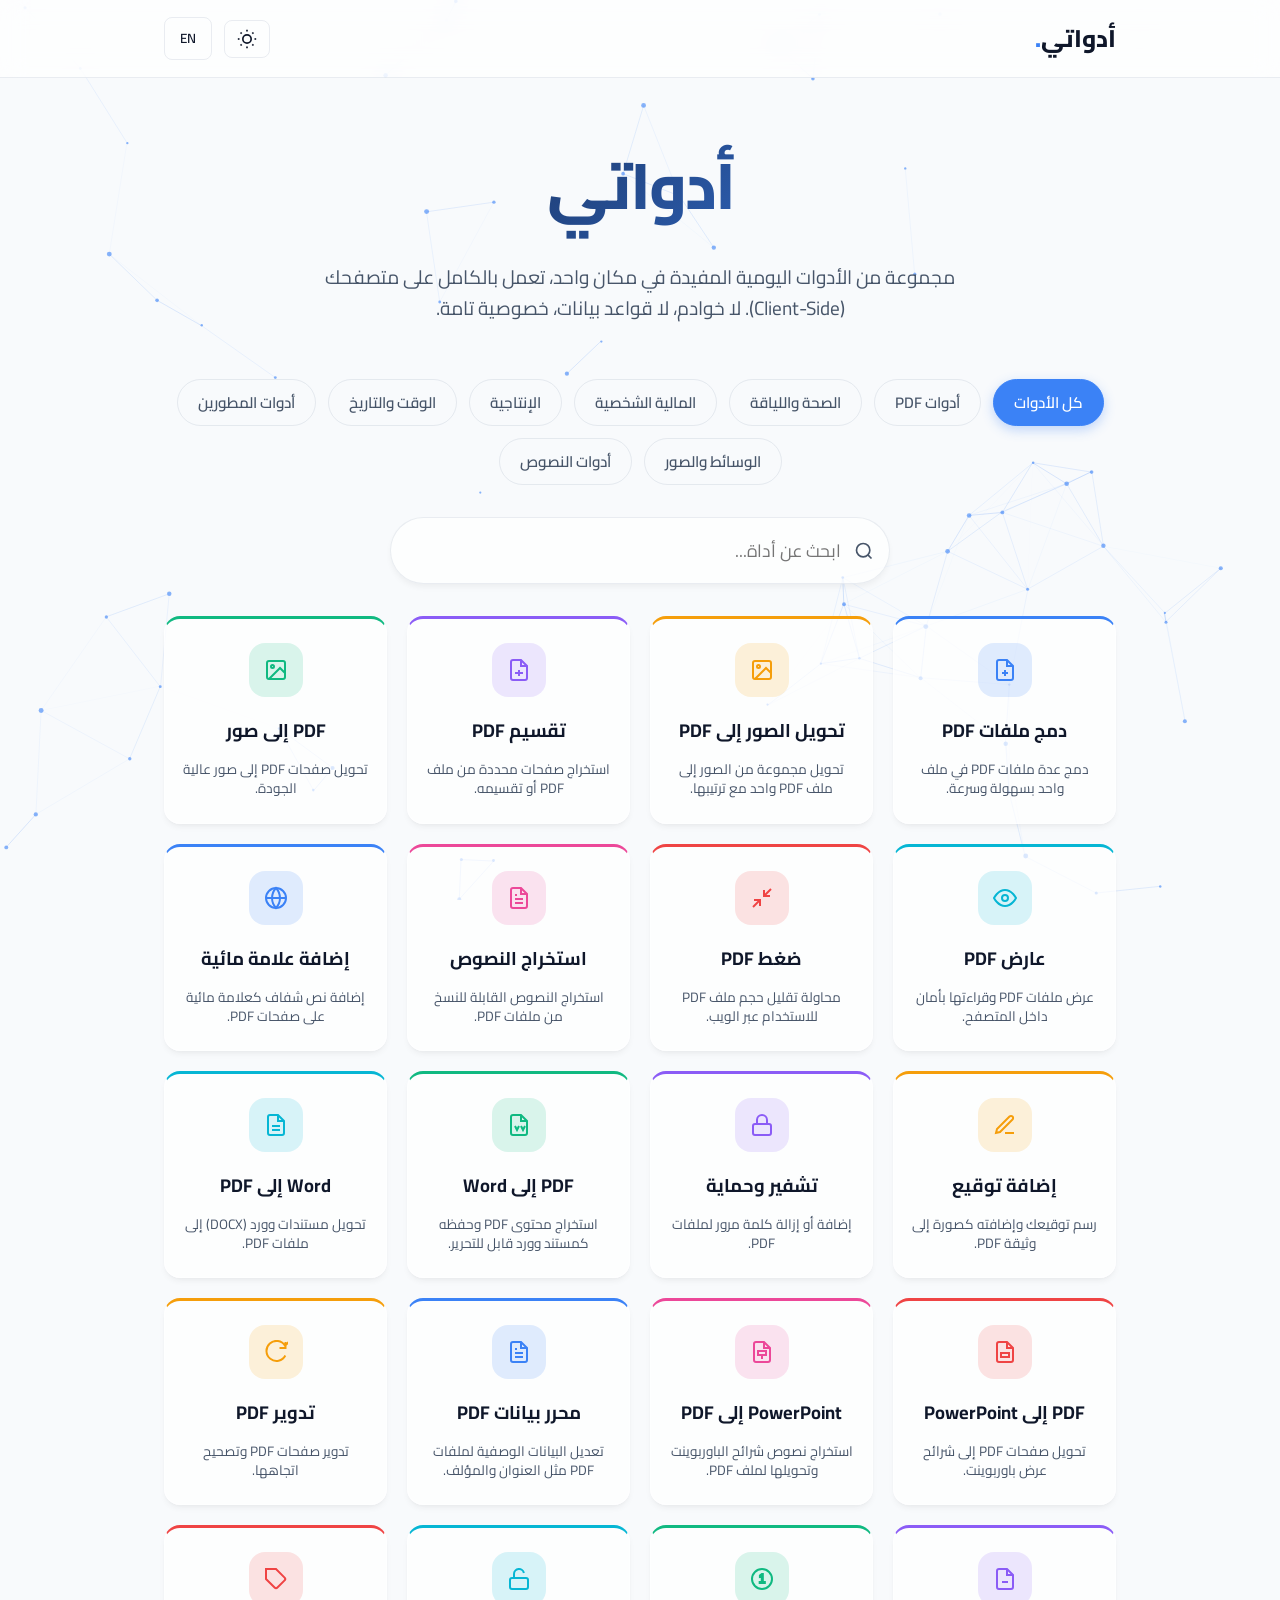
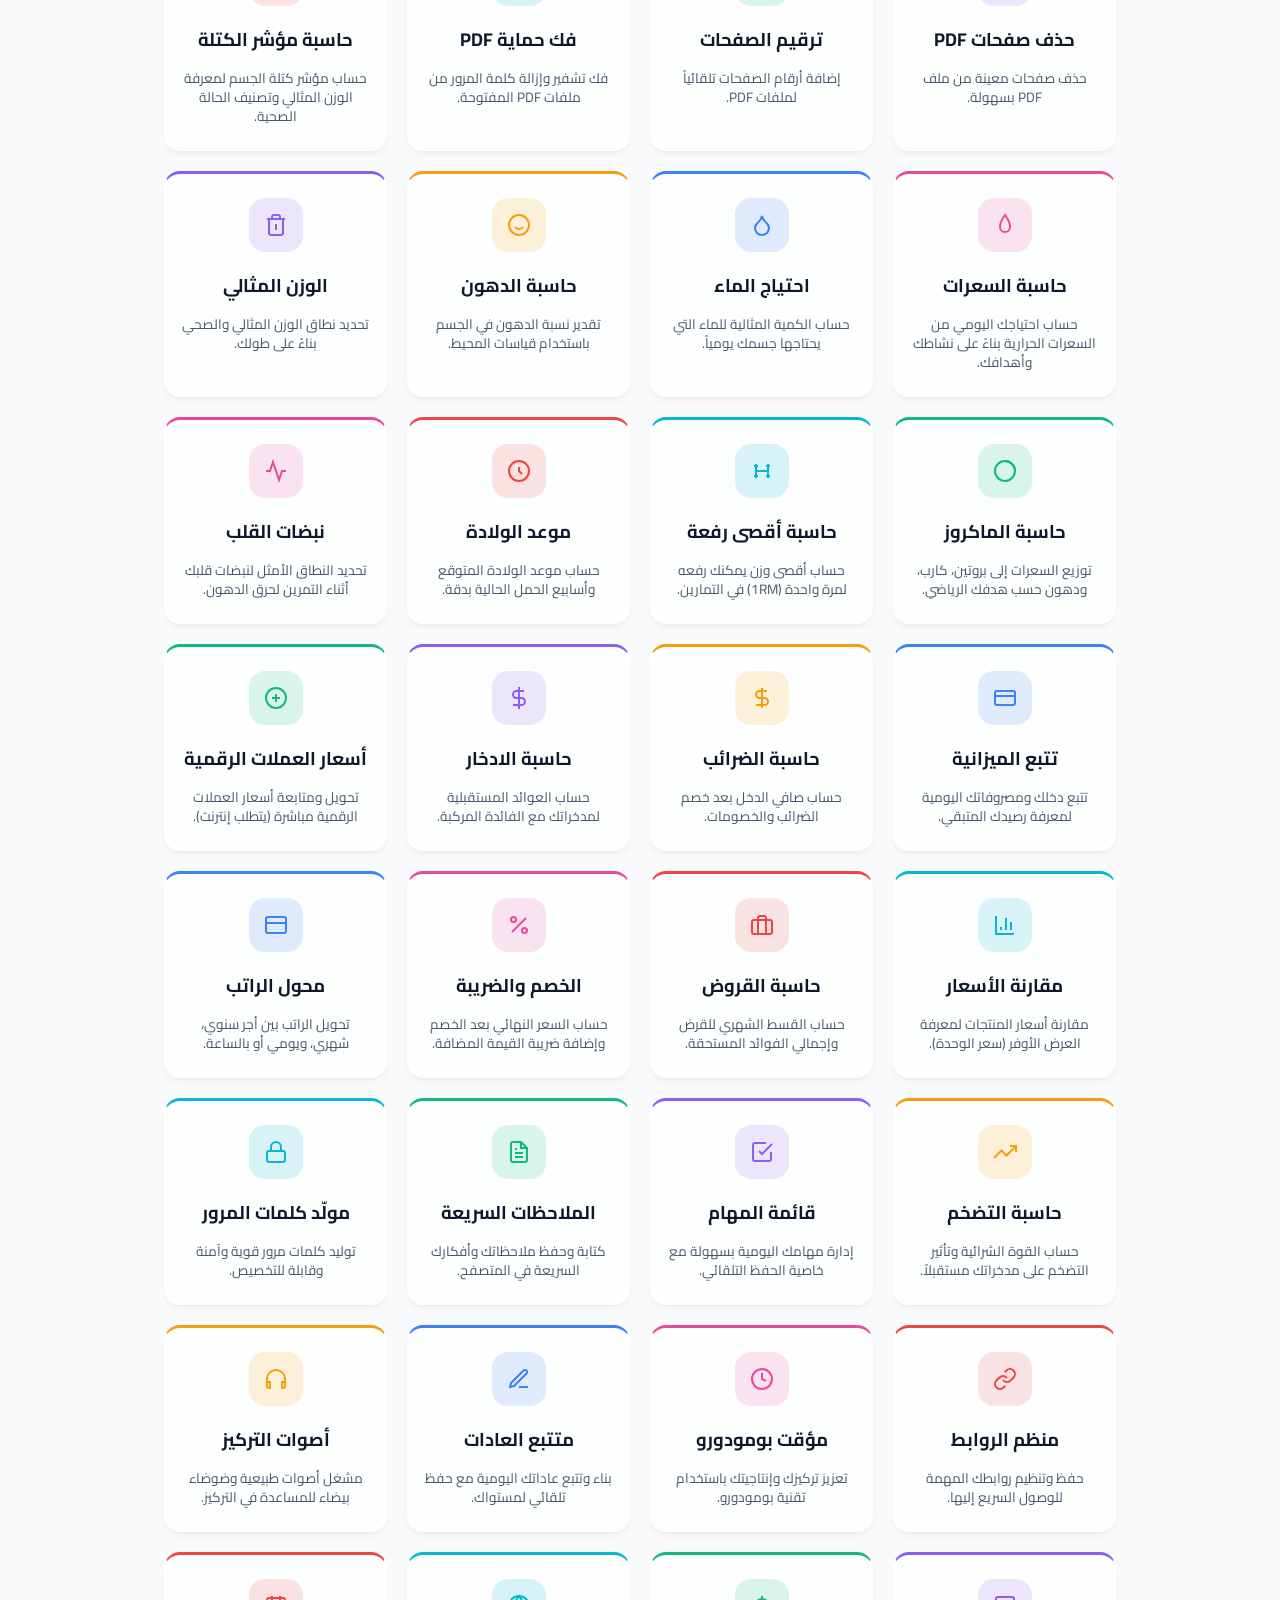
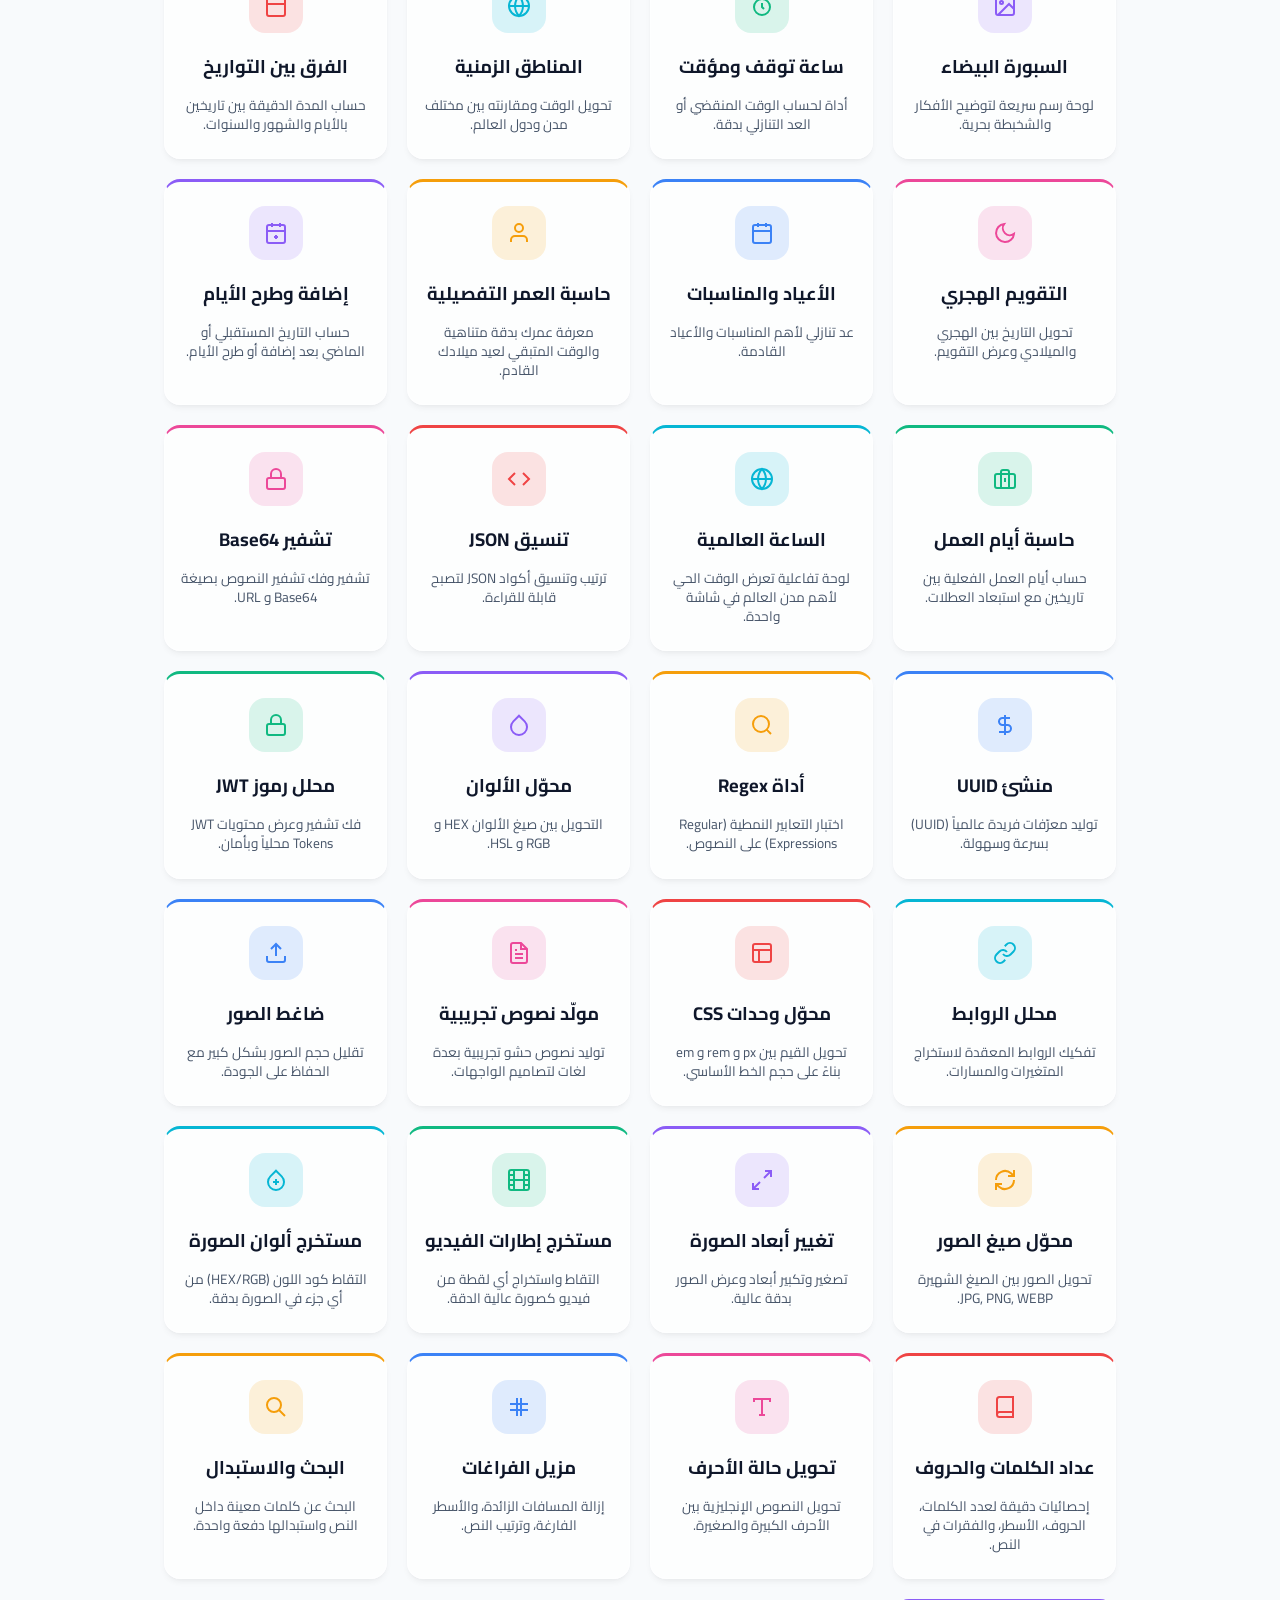
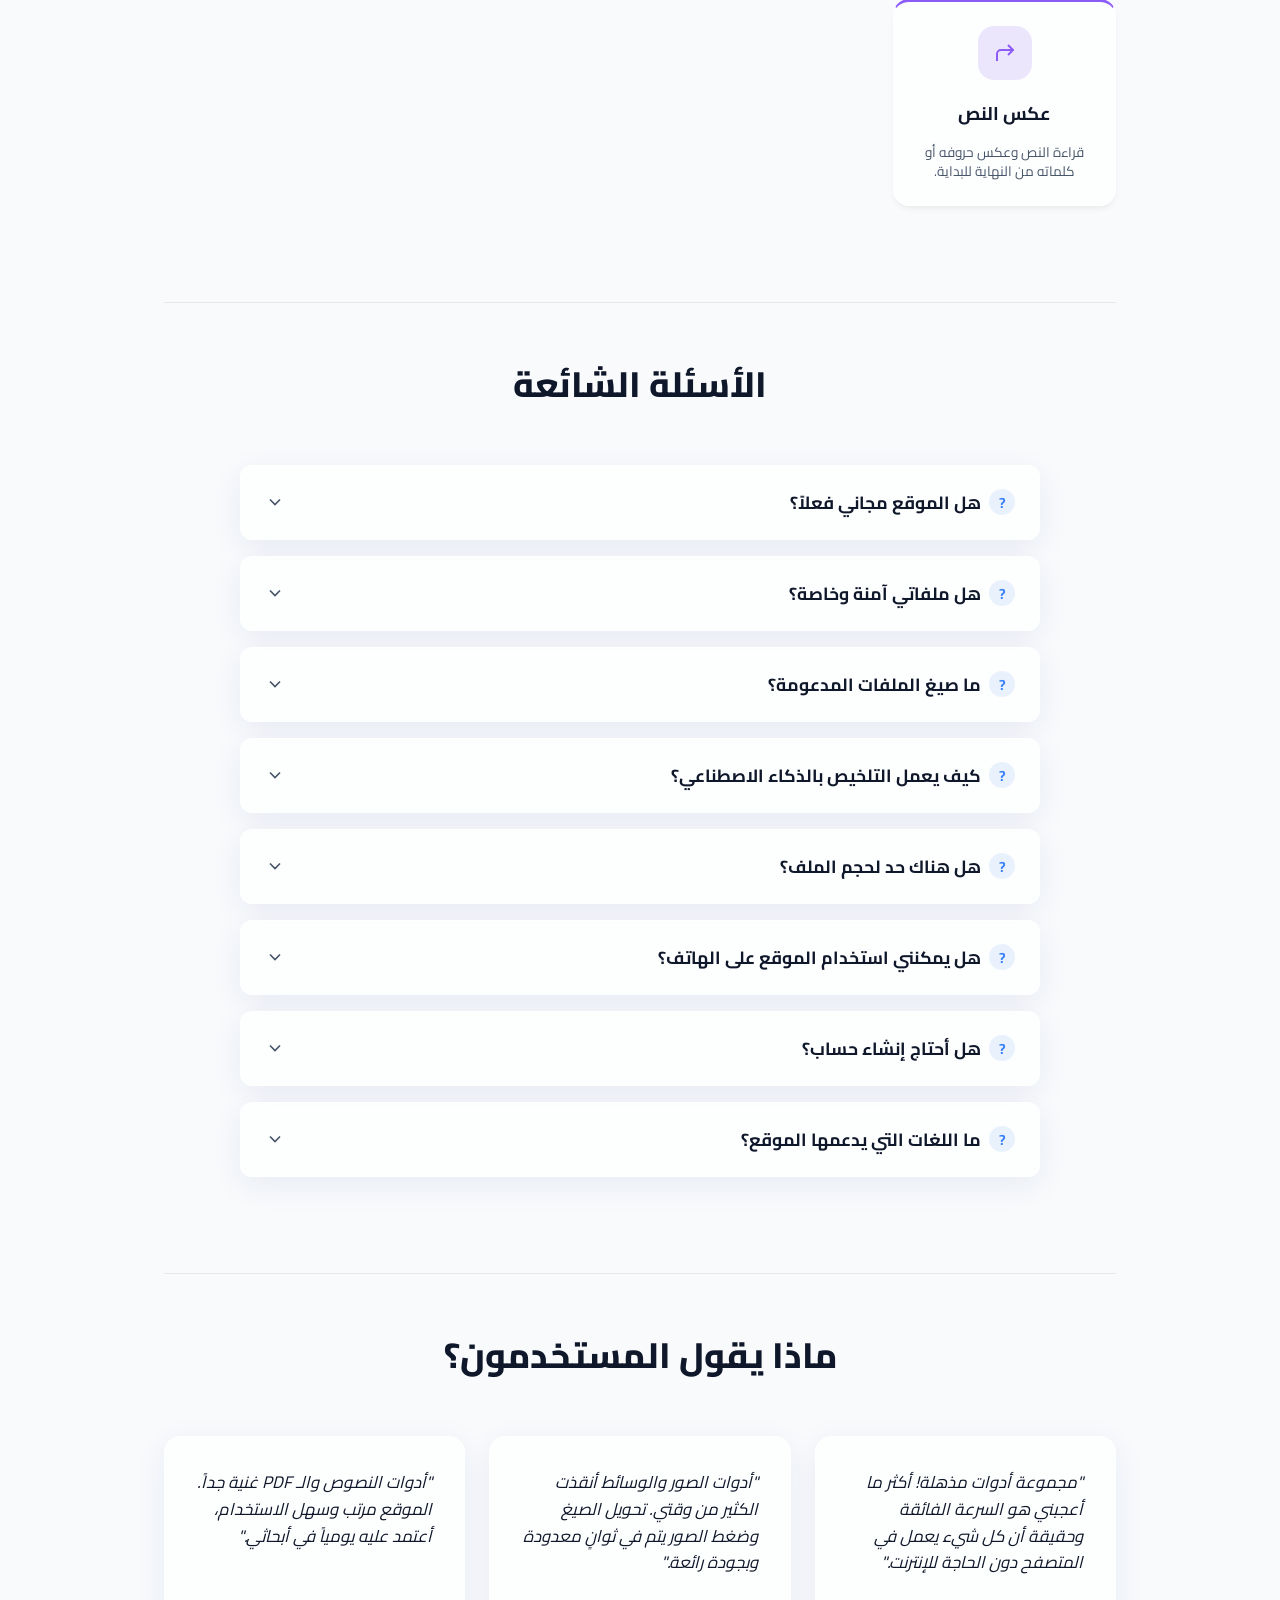
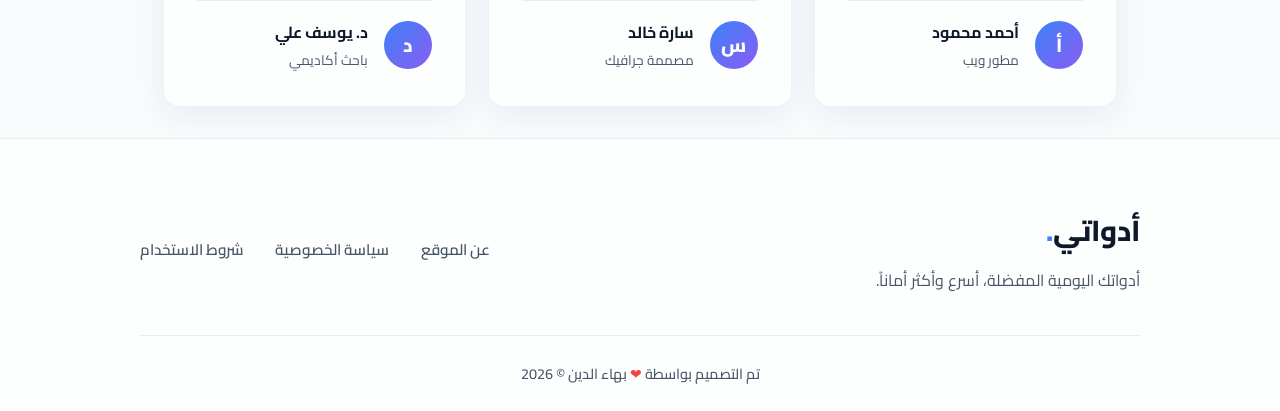
<file: index.html>
<!DOCTYPE html>
<html lang="ar" dir="rtl">
<head>
    <meta charset="UTF-8">
    <meta name="viewport" content="width=device-width, initial-scale=1.0">
    <meta name="google-site-verification" content="27zMvfEJyM4P15ldHIKoBjnRI0d637JnvaxmULfISVg" />
    <title>أدواتي | My Tools</title>
    <meta name="description" content="مجموعة من الأدوات اليومية المفيدة في مكان واحد، تعمل بالكامل على متصفحك. A collection of useful daily tools.">
    <meta property="og:title" content="أدواتي | My Tools">
    <meta property="og:description" content="مجموعة من الأدوات اليومية المفيدة في مكان واحد، تعمل بالكامل على متصفحك.">
    <meta property="og:type" content="website">
    <meta property="og:url" content="https://my-tools.online/">
    <meta name="twitter:card" content="summary_large_image">
    <meta name="twitter:title" content="أدواتي | My Tools">
    <meta name="twitter:description" content="مجموعة من الأدوات اليومية المفيدة في مكان واحد، تعمل بالكامل على متصفحك.">
    <link rel="canonical" href="https://my-tools.online/">
    
    <!-- PWA Manifest -->
    <link rel="manifest" href="manifest.json">
    <meta name="theme-color" content="#3b82f6">
    <link rel="apple-touch-icon" href="icon-192.png">
    
    <!-- Google Fonts for Premium Typography -->
    <link rel="preconnect" href="https://fonts.googleapis.com">
    <link rel="preconnect" href="https://fonts.gstatic.com" crossorigin>
    <link href="https://fonts.googleapis.com/css2?family=Cairo:wght@400;600;800&family=Inter:wght@400;600;800&display=swap" rel="stylesheet">
    
    <link rel="stylesheet" href="styles.css">

    <!-- Google Analytics -->
    <script async src="https://www.googletagmanager.com/gtag/js?id=G-G39FPX3J18"></script>
    <script>
        window.dataLayer = window.dataLayer || [];
        function gtag(){dataLayer.push(arguments);}
        gtag('js', new Date());
        gtag('config', 'G-G39FPX3J18');
    </script>
    
    <!-- GitHub Pages SPA: Decode redirected URL back to clean path -->
    <script>
        (function(l) {
            if (l.search[1] === '/') {
                var decoded = l.search.slice(1).split('&').map(function(s) {
                    return s.replace(/~and~/g, '&');
                }).join('?');
                window.history.replaceState(null, null,
                    l.pathname.slice(0, -1) + decoded + l.hash
                );
            }
        }(window.location));
    </script>

    <!-- Anti-Flash Script for Theme and Language (Executes immediately) -->
    <script>
        (function() {
            try {
                const savedTheme = localStorage.getItem('theme');
                const prefersDark = window.matchMedia('(prefers-color-scheme: dark)').matches;
                if (savedTheme === 'dark' || (!savedTheme && prefersDark)) {
                    document.documentElement.setAttribute('data-theme', 'dark');
                } else {
                    document.documentElement.setAttribute('data-theme', 'light');
                }
                const savedLang = localStorage.getItem('lang') || 'ar';
                document.documentElement.setAttribute('lang', savedLang);
                document.documentElement.setAttribute('dir', savedLang === 'ar' ? 'rtl' : 'ltr');
            } catch(e) {}
        })();
    </script>
    
    <!-- SEO: JSON-LD Structured Data (Updated Dynamically) -->
    <script id="json-ld" type="application/ld+json">
    {
      "@context": "https://schema.org",
      "@type": "WebSite",
      "name": "أدواتي | My Tools",
      "url": "https://my-tools.online/",
      "description": "مجموعة من الأدوات اليومية المفيدة في مكان واحد، تعمل بالكامل على متصفحك.",
      "inLanguage": ["ar", "en"],
      "potentialAction": {
        "@type": "SearchAction",
        "target": "https://my-tools.online/#/search?q={search_term_string}",
        "query-input": "required name=search_term_string"
      }
    }
    </script>
</head>
<body>
    <canvas id="smart-bg" class="smart-bg"></canvas>
    <header class="app-header">
        <div class="header-container">
            <a href="/" class="logo" id="logo-text">أدواتي<span class="dot">.</span></a>
            <div class="header-controls">
                <button id="theme-toggle" aria-label="Toggle Theme">
                    <svg class="sun-icon" viewBox="0 0 24 24" width="20" height="20" stroke="currentColor" stroke-width="2" fill="none"><circle cx="12" cy="12" r="5"></circle><line x1="12" y1="1" x2="12" y2="3"></line><line x1="12" y1="21" x2="12" y2="23"></line><line x1="4.22" y1="4.22" x2="5.64" y2="5.64"></line><line x1="18.36" y1="18.36" x2="19.78" y2="19.78"></line><line x1="1" y1="12" x2="3" y2="12"></line><line x1="21" y1="12" x2="23" y2="12"></line><line x1="4.22" y1="19.78" x2="5.64" y2="18.36"></line><line x1="18.36" y1="5.64" x2="19.78" y2="4.22"></line></svg>
                    <svg class="moon-icon" viewBox="0 0 24 24" width="20" height="20" stroke="currentColor" stroke-width="2" fill="none"><path d="M21 12.79A9 9 0 1 1 11.21 3 7 7 0 0 0 21 12.79z"></path></svg>
                </button>
                <button id="lang-toggle" aria-label="Toggle Language">EN</button>
            </div>
        </div>
    </header>

    <main id="app-content" class="container fade-in">
        <!-- Content injected dynamically by JS -->
    </main>

    <footer class="app-footer">
        <div class="footer-container">
            <div class="footer-brand">
                <div class="footer-logo" id="footer-logo-text">أدواتي<span class="dot">.</span></div>
                <p id="footer-slogan">مجموعة من الأدوات اليومية المفيدة في مكان واحد.</p>
            </div>
            <div class="footer-links">
                <a href="/about" id="link-about">عن الموقع</a>
                <a href="/privacy" id="link-privacy">سياسة الخصوصية</a>
                <a href="/terms" id="link-terms">شروط الاستخدام</a>
            </div>
        </div>
        <div class="footer-bottom">
            <p id="footer-credit">تم التصميم بواسطة <span class="heart">❤</span> بهاء الدين &copy; 2026</p>
        </div>
    </footer>

    <button id="back-to-top" class="back-to-top" aria-label="Back to Top">
        <svg viewBox="0 0 24 24" width="24" height="24" stroke="currentColor" stroke-width="2" fill="none"><polyline points="18 15 12 9 6 15"></polyline></svg>
    </button>

    <!-- Core Scripts -->
    <script src="registry.js"></script>
    <script src="js/seo.js"></script>
    <script src="js/app.js"></script>
    <script src="js/bg.js"></script>
    
    <!-- Service Worker Registration -->
    <script>
        if ('serviceWorker' in navigator) {
            window.addEventListener('load', () => {
                navigator.serviceWorker.register('sw.js').catch(err => {
                    console.log('SW Registration failed: ', err);
                });
            });
        }
    </script>
</body>
</html>
</file>
<file: styles.css>
:root {
    /* Light Mode Palette - Vibrant & Premium */
    --bg-color: #f8fafc;
    --surface-color: rgba(255, 255, 255, 0.7);
    --text-primary: #0f172a;
    --text-secondary: #475569;
    --accent-color: #3b82f6;
    --accent-hover: #2563eb;
    --border-color: rgba(148, 163, 184, 0.2);
    --glass-border: rgba(255, 255, 255, 0.5);
    --glass-shadow: 0 8px 32px 0 rgba(31, 38, 135, 0.07);
    --blob-1: rgba(59, 130, 246, 0.4);
    --blob-2: rgba(236, 72, 153, 0.3);
    --blob-blur: 100px;
    --transition-speed: 0.3s;
}

[data-theme="dark"] {
    /* Dark Mode Palette - Deep & Sleek */
    --bg-color: #0f172a;
    --surface-color: rgba(30, 41, 59, 0.7);
    --text-primary: #f8fafc;
    --text-secondary: #94a3b8;
    --accent-color: #60a5fa;
    --accent-hover: #93c5fd;
    --border-color: rgba(148, 163, 184, 0.1);
    --glass-border: rgba(255, 255, 255, 0.1);
    --glass-shadow: 0 8px 32px 0 rgba(0, 0, 0, 0.3);
    --blob-1: rgba(96, 165, 250, 0.2);
    --blob-2: rgba(244, 114, 182, 0.15);
    --blob-blur: 120px;
}

* {
    box-sizing: border-box;
    margin: 0;
    padding: 0;
}

body {
    font-family: 'Inter', sans-serif;
    background-color: var(--bg-color);
    color: var(--text-primary);
    min-height: 100vh;
    display: flex;
    flex-direction: column;
    overflow-x: hidden;
    transition: background-color var(--transition-speed) ease, color var(--transition-speed) ease;
}

/* Dynamic Typography based on Direction */
[dir="rtl"] body {
    font-family: 'Cairo', sans-serif;
}

/* Smart Canvas Background */
.smart-bg {
    position: fixed;
    top: 0;
    left: 0;
    width: 100vw;
    height: 100vh;
    z-index: -1;
    pointer-events: none; /* Let clicks pass through to app */
    background: var(--bg-color);
    transition: background-color var(--transition-speed) ease;
}

.container {
    width: 100%;
    max-width: 1000px;
    margin: 0 auto;
    padding: 2rem 1.5rem;
    flex: 1;
}

/* Header */
.app-header {
    background: var(--surface-color);
    backdrop-filter: blur(12px);
    -webkit-backdrop-filter: blur(12px);
    border-bottom: 1px solid var(--border-color);
    position: sticky;
    top: 0;
    z-index: 10;
    transition: background var(--transition-speed) ease, border-color var(--transition-speed) ease;
}

.header-container {
    max-width: 1000px;
    margin: 0 auto;
    padding: 1rem 1.5rem;
    display: flex;
    justify-content: space-between;
    align-items: center;
}

.logo {
    font-size: 1.5rem;
    font-weight: 800;
    color: var(--text-primary);
    text-decoration: none;
    display: flex;
    align-items: center;
}

.logo .dot {
    color: var(--accent-color);
}

.header-controls {
    display: flex;
    gap: 0.75rem;
    align-items: center;
}

button {
    background: transparent;
    border: 1px solid var(--border-color);
    border-radius: 8px;
    color: var(--text-primary);
    cursor: pointer;
    padding: 0.5rem 0.75rem;
    display: flex;
    align-items: center;
    justify-content: center;
    transition: all var(--transition-speed) ease;
    font-family: inherit;
    font-weight: 600;
}

button:hover {
    background: var(--border-color);
    transform: translateY(-1px);
}

#lang-toggle {
    min-width: 48px;
}

/* Theme Icons Toggle */
[data-theme="light"] .moon-icon { display: none; }
[data-theme="dark"] .sun-icon { display: none; }

/* Grid for Tools */
/* Colors by Category */
[data-cat="math"] { --c-rgb: 59, 130, 246; } /* Blue */
[data-cat="text"] { --c-rgb: 245, 158, 11; } /* Amber */
[data-cat="digital"] { --c-rgb: 139, 92, 246; } /* Violet */
[data-cat="health"] { --c-rgb: 16, 185, 129; } /* Emerald */
[data-cat="dev"] { --c-rgb: 6, 182, 212; } /* Cyan */
[data-cat="productivity"] { --c-rgb: 239, 68, 68; } /* Red */
[data-cat="media"] { --c-rgb: 236, 72, 153; } /* Pink */
[data-cat="pdf"] { --c-rgb: 220, 38, 38; } /* Crimson Red */
[data-cat="all"] { --c-rgb: 59, 130, 246; } /* Default Blue */

.tools-grid {
    display: grid;
    grid-template-columns: repeat(auto-fill, minmax(210px, 1fr));
    gap: 1.25rem;
    margin-top: 1.5rem;
}

.tool-card {
    --card-color: rgb(var(--c-rgb, 59, 130, 246));
    --card-color-light: rgba(var(--c-rgb, 59, 130, 246), 0.15);
    background: var(--surface-color);
    border: 1px solid var(--glass-border);
    border-top: 3px solid var(--card-color);
    border-radius: 16px;
    padding: 1.5rem 1rem;
    text-decoration: none;
    color: inherit;
    box-shadow: 0 4px 6px -1px rgba(0, 0, 0, 0.05), 0 2px 4px -1px rgba(0, 0, 0, 0.03), inset 0 0 0 1px rgba(255, 255, 255, 0.1);
    backdrop-filter: blur(12px);
    -webkit-backdrop-filter: blur(12px);
    transition: all 0.4s cubic-bezier(0.4, 0, 0.2, 1);
    display: flex;
    flex-direction: column;
    align-items: center;
    text-align: center;
    gap: 0.75rem;
    position: relative;
    overflow: hidden;
}

.tool-card::before {
    content: '';
    position: absolute;
    top: 0; left: 0; right: 0; bottom: 0;
    background: linear-gradient(135deg, rgba(var(--c-rgb, 59,130,246), 0.08) 0%, transparent 100%);
    opacity: 0;
    transition: opacity 0.4s ease;
    z-index: -1;
}

.tool-card:hover {
    transform: translateY(-8px) scale(1.02);
    box-shadow: 0 20px 40px -10px rgba(var(--c-rgb, 59, 130, 246), 0.25), inset 0 0 0 1px rgba(255, 255, 255, 0.2);
    border-color: var(--card-color);
}

.tool-card:hover::before {
    opacity: 1;
}

.tool-card:hover .tool-card-icon {
    transform: scale(1.25) translateY(-4px);
    background: var(--card-color);
    color: white;
    box-shadow: 0 8px 16px rgba(var(--c-rgb, 59, 130, 246), 0.3);
}

.tool-card-icon {
    font-size: 1.6rem;
    background: var(--card-color-light);
    width: 54px;
    height: 54px;
    display: flex;
    align-items: center;
    justify-content: center;
    border-radius: 16px;
    color: var(--card-color);
    transition: all 0.4s cubic-bezier(0.4, 0, 0.2, 1);
    margin-bottom: 0.25rem;
}

.tool-card-title {
    font-size: 1.15rem;
    font-weight: 700;
}

.tool-card-desc {
    color: var(--text-secondary);
    font-size: 0.85rem;
    line-height: 1.4;
}

/* Categories Nav */
.categories-nav {
    display: flex;
    flex-wrap: wrap;
    gap: 0.75rem;
    justify-content: center;
    margin-bottom: 2rem;
}

.cat-tab {
    --tab-color: rgb(var(--c-rgb, 59, 130, 246));
    background: transparent;
    border: 1px solid var(--border-color);
    border-radius: 30px;
    padding: 0.5rem 1.25rem;
    color: var(--text-secondary);
    font-weight: 600;
    cursor: pointer;
    transition: all var(--transition-speed) ease;
    font-size: 0.95rem;
}

.cat-tab:hover {
    background: var(--surface-color);
    border-color: var(--tab-color);
    color: var(--tab-color);
}

.cat-tab.active {
    background: var(--tab-color);
    color: white;
    border-color: var(--tab-color);
    box-shadow: 0 4px 12px rgba(var(--c-rgb, 59, 130, 246), 0.3);
}

/* Tool Inner View */
.tool-view-header {
    margin-bottom: 1.5rem;
    display: flex;
    align-items: center;
    gap: 1rem;
}
.back-btn {
    text-decoration: none;
    color: var(--text-secondary);
    display: flex;
    align-items: center;
    gap: 0.5rem;
    font-weight: 600;
    transition: color 0.2s, transform 0.2s;
}
.back-btn:hover {
    color: var(--accent-color);
    transform: translateX(var(--rtl-back-dir, -4px));
}
[dir="rtl"] .back-btn {
    --rtl-back-dir: 4px;
}
.back-btn svg {
    transform: rotate(var(--rtl-back-rot, 0deg));
}
[dir="rtl"] .back-btn svg {
    --rtl-back-rot: 180deg;
}

.tool-view-title {
    font-size: 2.5rem;
    font-weight: 800;
    margin-bottom: 2rem;
}

.glass-panel {
    background: var(--surface-color);
    border: 1px solid var(--glass-border);
    border-radius: 16px;
    padding: 2rem;
    box-shadow: var(--glass-shadow);
    backdrop-filter: blur(8px);
    -webkit-backdrop-filter: blur(8px);
}

/* Shared UI Components for Tools */
input, textarea, select {
    width: 100%;
    padding: 0.75rem 1rem;
    background: transparent;
    border: 1px solid var(--border-color);
    border-radius: 8px;
    color: var(--text-primary);
    font-family: inherit;
    font-size: 1rem;
    transition: border-color 0.2s, box-shadow 0.2s;
}
input:focus, textarea:focus, select:focus {
    outline: none;
    border-color: var(--accent-color);
    box-shadow: 0 0 0 3px rgba(59, 130, 246, 0.2);
}
.primary-btn {
    background: var(--accent-color);
    color: #fff;
    border: none;
    padding: 0.75rem 1.5rem;
    font-size: 1rem;
    border-radius: 8px;
    font-weight: 600;
}
.primary-btn:hover {
    background: var(--accent-hover);
    transform: translateY(-1px);
}

/* Footer - World Class Design */
.app-footer {
    background: var(--surface-color);
    padding: 4rem 2rem 1.5rem;
    border-top: 1px solid var(--border-color);
    margin-top: auto;
    font-size: 0.95rem;
}
.footer-container {
    max-width: 1000px;
    margin: 0 auto;
    display: flex;
    flex-wrap: wrap;
    justify-content: space-between;
    align-items: center;
    gap: 2rem;
    padding-bottom: 2.5rem;
    border-bottom: 1px solid var(--border-color);
}
.footer-brand {
    display: flex;
    flex-direction: column;
    gap: 0.5rem;
    text-align: right;
}
[dir="ltr"] .footer-brand {
    text-align: left;
}
.footer-logo {
    font-size: 1.8rem;
    font-weight: 800;
    color: var(--text-primary);
    display: flex;
    align-items: center;
}
.footer-logo .dot {
    color: var(--accent-color);
}
#footer-slogan {
    color: var(--text-secondary);
    margin: 0;
    font-size: 1rem;
}
.footer-links {
    display: flex;
    gap: 2rem;
    flex-wrap: wrap;
}
.footer-links a {
    color: var(--text-secondary);
    text-decoration: none;
    font-weight: 600;
    transition: all 0.3s ease;
    position: relative;
}
.footer-links a::after {
    content: '';
    position: absolute;
    bottom: -4px;
    left: 0;
    width: 0;
    height: 2px;
    background: var(--accent-color);
    transition: width 0.3s ease;
}
.footer-links a:hover {
    color: var(--text-primary);
}
.footer-links a:hover::after {
    width: 100%;
}
.footer-bottom {
    text-align: center;
    padding-top: 1.5rem;
    color: var(--text-secondary);
    font-size: 0.9rem;
}
#footer-credit {
    margin: 0;
    font-weight: 500;
}
.heart {
    color: #ef4444;
    display: inline-block;
    animation: heartbeat 1.5s infinite;
}

@keyframes heartbeat {
    0%, 100% { transform: scale(1); }
    50% { transform: scale(1.15); }
}

@media (max-width: 768px) {
    .footer-container {
        flex-direction: column;
        text-align: center;
        justify-content: center;
    }
    .footer-brand {
        text-align: center;
        align-items: center;
    }
    [dir="ltr"] .footer-brand {
        text-align: center;
    }
    .footer-links {
        justify-content: center;
        gap: 1.5rem;
    }
}

/* Static Pages Styles */
.static-page-content h3 {
    font-size: 1.4rem;
    color: var(--accent-color);
    margin-top: 2.5rem;
    margin-bottom: 1rem;
    font-weight: 700;
    display: flex;
    align-items: center;
    gap: 0.5rem;
}
.static-page-content p {
    font-size: 1.05rem;
    color: var(--text-secondary);
    line-height: 1.8;
    margin-bottom: 1.5rem;
}
.static-page-content ul {
    margin-bottom: 1.5rem;
    padding-inline-start: 1.5rem;
    color: var(--text-secondary);
    line-height: 1.8;
    font-size: 1.05rem;
}
.static-page-content li {
    margin-bottom: 0.75rem;
}
.static-page-content strong {
    color: var(--text-primary);
}

/* Animations */
.fade-in {
    animation: fadeIn 0.4s ease forwards;
}

@keyframes fadeIn {
    from { opacity: 0; transform: translateY(10px); }
    to { opacity: 1; transform: translateY(0); }
}

/* Search Bar */
.search-container {
    max-width: 500px;
    margin: 0 auto 2rem auto;
    position: relative;
    display: flex;
    align-items: center;
}
.search-container svg {
    position: absolute;
    color: var(--text-secondary);
    left: 1rem;
}
[dir="rtl"] .search-container svg {
    left: auto;
    right: 1rem;
}
.search-input {
    width: 100%;
    padding: 1rem 3rem;
    border-radius: 50px;
    border: 1px solid var(--border-color);
    background: var(--surface-color);
    color: var(--text-primary);
    font-size: 1.1rem;
    box-shadow: 0 4px 6px -1px rgba(0, 0, 0, 0.05);
    transition: all 0.3s ease;
}
.search-input:focus {
    border-color: var(--accent-color);
    box-shadow: 0 0 0 4px rgba(59, 130, 246, 0.2);
    outline: none;
}

/* Back to Top Button */
.back-to-top {
    position: fixed;
    bottom: 2rem;
    right: 2rem;
    width: 50px;
    height: 50px;
    border-radius: 50%;
    background: var(--accent-color);
    color: white;
    display: flex;
    align-items: center;
    justify-content: center;
    border: none;
    cursor: pointer;
    opacity: 0;
    pointer-events: none;
    transform: translateY(20px);
    transition: all 0.3s cubic-bezier(0.4, 0, 0.2, 1);
    box-shadow: 0 4px 12px rgba(59, 130, 246, 0.4);
    z-index: 1000;
}
[dir="rtl"] .back-to-top {
    right: auto;
    left: 2rem;
}
.back-to-top.visible {
    opacity: 1;
    pointer-events: auto;
    transform: translateY(0);
}
.back-to-top:hover {
    background: var(--accent-hover);
    transform: translateY(-5px);
    box-shadow: 0 8px 16px rgba(59, 130, 246, 0.6);
}

/* Extra Sections (FAQ & Reviews) */
.extra-section {
    margin-top: 6rem;
    padding-top: 3rem;
    border-top: 1px solid var(--border-color);
}
.section-title {
    text-align: center;
    font-size: 2.2rem;
    font-weight: 800;
    margin-bottom: 3rem;
    color: var(--text-primary);
}

.faq-grid {
    display: flex;
    flex-direction: column;
    gap: 1rem;
    max-width: 800px;
    margin: 0 auto;
}
.faq-card {
    background: var(--surface-color);
    border-radius: 12px;
    border: 1px solid var(--glass-border);
    box-shadow: var(--glass-shadow);
    overflow: hidden;
    transition: all 0.3s ease;
}
.faq-q {
    font-weight: 700;
    font-size: 1.1rem;
    padding: 1.25rem 1.5rem;
    margin: 0;
    color: var(--text-primary);
    display: flex;
    justify-content: space-between;
    align-items: center;
    cursor: pointer;
    user-select: none;
    transition: background 0.2s;
}
.faq-q:hover {
    background: rgba(59, 130, 246, 0.05);
}
.faq-icon {
    display: inline-flex;
    align-items: center;
    justify-content: center;
    width: 26px;
    height: 26px;
    background: rgba(59, 130, 246, 0.1);
    color: var(--accent-color);
    border-radius: 50%;
    font-size: 0.9rem;
    flex-shrink: 0;
}
.faq-chevron {
    transition: transform 0.3s ease;
    color: var(--text-secondary);
}
.faq-card.active .faq-chevron {
    transform: rotate(180deg);
    color: var(--accent-color);
}
.faq-card.active .faq-q {
    border-bottom: 1px solid var(--border-color);
}
.faq-a-wrapper {
    display: grid;
    grid-template-rows: 0fr;
    transition: grid-template-rows 0.3s ease;
}
.faq-card.active .faq-a-wrapper {
    grid-template-rows: 1fr;
}
.faq-a {
    overflow: hidden;
    color: var(--text-secondary);
    line-height: 1.6;
    font-size: 0.95rem;
    margin: 0;
    padding: 0 1.5rem;
}
.faq-card.active .faq-a {
    padding: 1.25rem 1.5rem;
}

.reviews-grid {
    display: grid;
    grid-template-columns: repeat(auto-fit, minmax(300px, 1fr));
    gap: 1.5rem;
}
.review-card {
    background: var(--surface-color);
    padding: 2rem;
    border-radius: 16px;
    border: 1px solid var(--glass-border);
    box-shadow: var(--glass-shadow);
    display: flex;
    flex-direction: column;
    justify-content: space-between;
    transition: transform 0.3s ease;
}
.review-card:hover {
    transform: translateY(-5px);
}
.review-text {
    font-size: 1.05rem;
    color: var(--text-primary);
    font-style: italic;
    line-height: 1.6;
    margin-bottom: 1.5rem;
}
.review-author {
    display: flex;
    align-items: center;
    gap: 1rem;
    border-top: 1px solid var(--border-color);
    padding-top: 1rem;
}
.review-avatar {
    width: 48px;
    height: 48px;
    background: linear-gradient(135deg, var(--accent-color), #8b5cf6);
    color: white;
    border-radius: 50%;
    display: flex;
    align-items: center;
    justify-content: center;
    font-weight: 800;
    font-size: 1.2rem;
}
.review-name {
    font-weight: 700;
    color: var(--text-primary);
}
.review-role {
    font-size: 0.85rem;
    color: var(--text-secondary);
}
</file>
